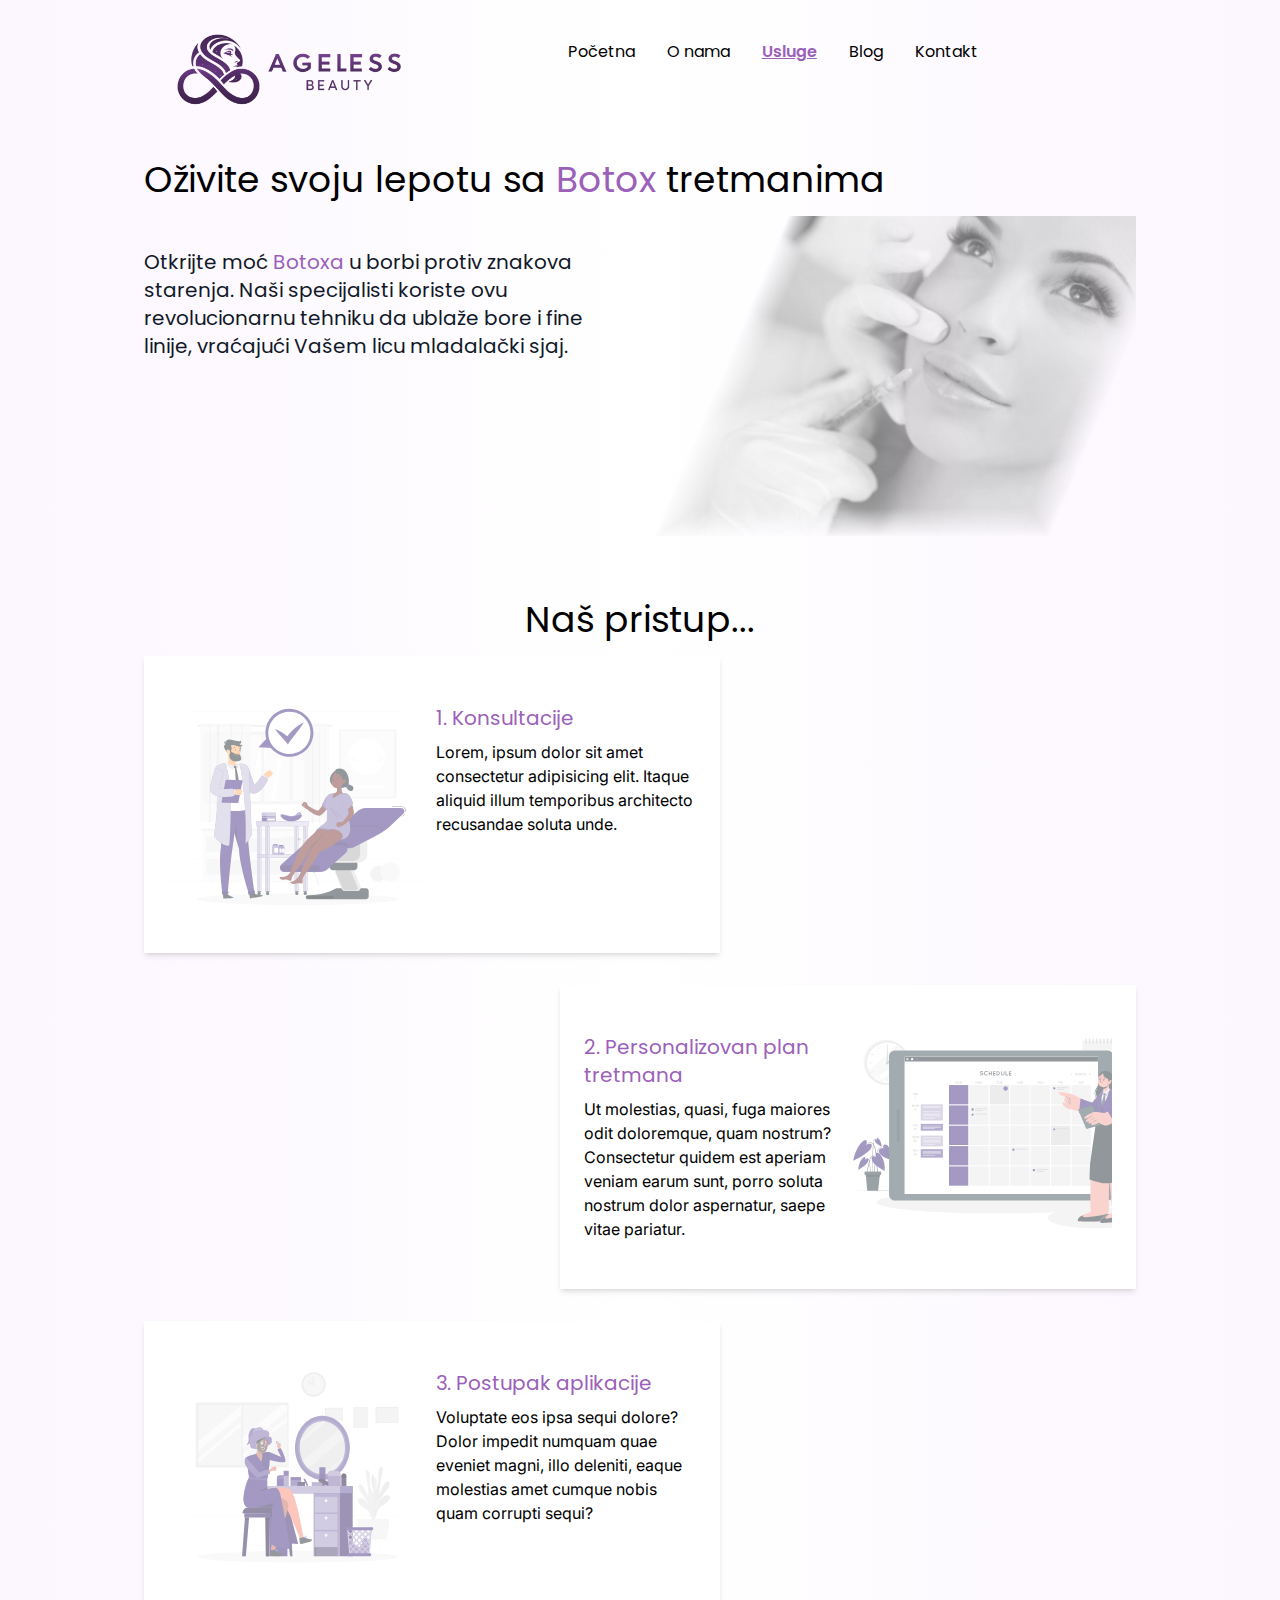
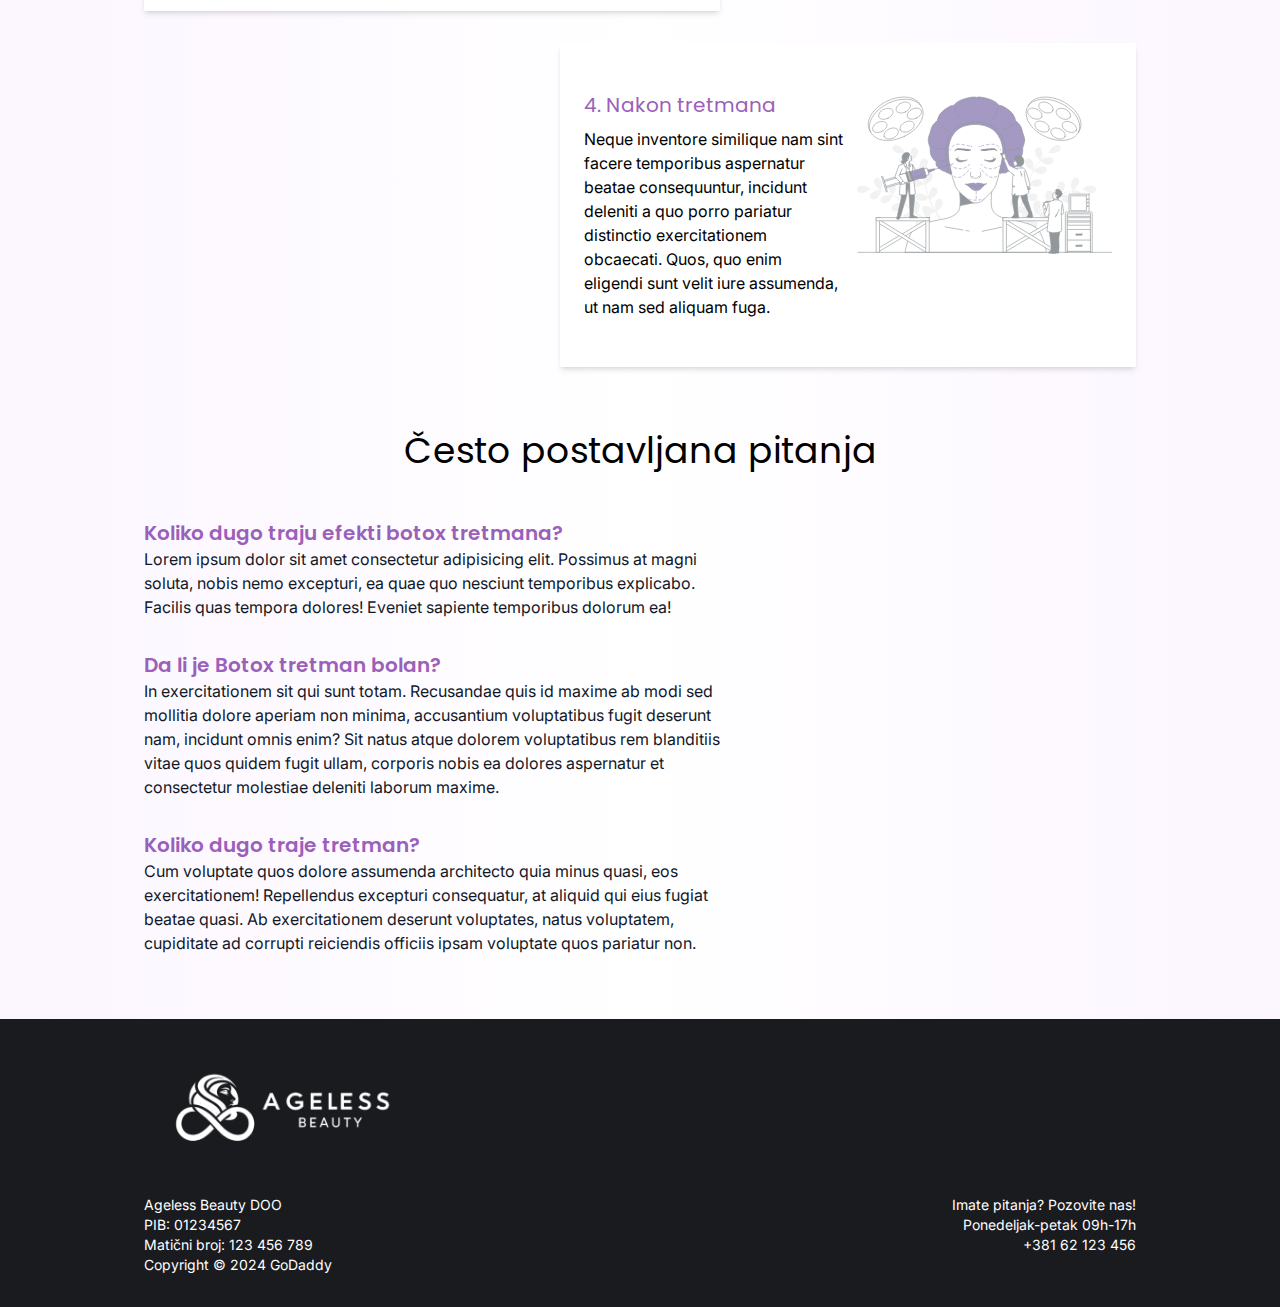
<file: nikola_stamenkovic_rn2820/botox.html>
<html lang="en">

<head>
  <meta charset="UTF-8">
  <meta name="viewport" content="width=device-width, initial-scale=1.0">
  <title>Botoks | Ageless Beauty</title>
  <link rel="stylesheet" href="styles.css">
  <link rel="preconnect" href="https://fonts.googleapis.com">
  <link rel="preconnect" href="https://fonts.gstatic.com" crossorigin>
  <link
    href="https://fonts.googleapis.com/css2?family=Poppins:ital,wght@0,100;0,200;0,300;0,400;0,500;0,600;0,700;0,800;0,900;1,100;1,200;1,300;1,400;1,500;1,600;1,700;1,800;1,900&display=swap"
    rel="stylesheet">

  <link rel="preconnect" href="https://fonts.googleapis.com">
  <link rel="preconnect" href="https://fonts.gstatic.com" crossorigin>
  <link href="https://fonts.googleapis.com/css2?family=Inter:wght@100..900&display=swap" rel="stylesheet">
</head>

<body class="font-inter pt-4 dot-pattern">
  <!-- Overlay for sidebar menu -->
  <div class="absolute inset-0 z-10 bg-black opacity-0 transition-opacity duration-200 pointer-events-none"
    id="overlay">
  </div>

  <!-- Sidebar menu -->
  <div class="translate-x-full fixed top-0 bottom-0 right-0 z-20 w-64 bg-white transition-all duration-200 lg:hidden"
    id="menu">
    <div class="h-20 flex items-center justify-end px-4 sm:px-7 md:px-9 my-2">
      <button class="text-iris-blue px-2 py-2 rounded-lg" id="menu-button-close" aria-label="Close menu">
        <svg xmlns="http://www.w3.org/2000/svg" fill="none" viewBox="0 0 24 24" stroke-width="1.5" stroke="currentColor"
          class="w-8 h-8">
          <path stroke-linecap="round" stroke-linejoin="round" d="M6 18 18 6M6 6l12 12" />
        </svg>
      </button>
    </div>
    <div class="px-8">
      <div class="font-poppins flex flex-col gap-8">
        <a href="#" class="hover:text-secondary hover:underline">Početna</a>
        <a href="#" class="hover:text-secondary hover:underline">O nama</a>
        <a href="#" class="hover:text-secondary hover:underline text-secondary font-semibold underline">Usluge</a>
        <a href="#" class="hover:text-secondary hover:underline">Blog</a>
        <a href="#" class="hover:text-secondary hover:underline">Kontakt</a>
      </div>
    </div>
  </div>
  <div class="px-4 max-w-5xl mx-auto">
    <header class="flex justify-between items-start">
      <a href="./index.html">
        <img src="assets/logo.png" alt="" class="h-28 md:h-36">
      </a>
      <div class="hidden font-poppins md:flex items-center gap-8 mt-6">
        <a href="#" class="hover:text-secondary hover:underline">Početna</a>
        <a href="#" class="hover:text-secondary hover:underline">O nama</a>
        <a href="#" class="hover:text-secondary hover:underline text-secondary font-semibold underline">Usluge</a>
        <a href="#" class="hover:text-secondary hover:underline">Blog</a>
        <a href="#" class="hover:text-secondary hover:underline">Kontakt</a>
      </div>
      <div>
        <button class="md:hidden px-2 py-2 text-black mt-2" id="menu-button">
          <svg xmlns="http://www.w3.org/2000/svg" fill="none" viewBox="0 0 24 24" stroke-width="1.5"
            stroke="currentColor" class="size-8">
            <path stroke-linecap="round" stroke-linejoin="round" d="M3.75 6.75h16.5M3.75 12h16.5m-16.5 5.25h16.5" />
          </svg>
        </button>
      </div>
    </header>
    <section class="space-y-4 font-poppins">
      <h1 class="text-2xl md:text-4xl">Oživite svoju lepotu sa <span class="text-secondary">Botox</span> tretmanima</h1>
      <div class="grid grid-cols-1 md:grid-cols-2 gap-8">
        <div class="mt-8">
          <p class="text-gray-900 text-xl">Otkrijte moć <span class="text-secondary">Botoxa</span> u borbi protiv
            znakova starenja. Naši specijalisti
            koriste ovu revolucionarnu tehniku da ublaže bore i fine linije, vraćajući Vašem licu mladalački sjaj.</p>
        </div>
        <div class="hidden md:block">
          <img src="assets/woman.png" alt="">
        </div>
      </div>
    </section>

    <section class="space-y-4 mt-8 md:mt-16">
      <h1 class="text-2xl md:text-4xl font-poppins text-center">Naš pristup...</h1>
      <div class="flex flex-col gap-8 items-center md:block md:space-y-8">
        <div class="grid grid-cols-1 md:grid-cols-2 gap-2 max-w-xl px-6 py-12 shadow-md bg-white">
          <div>
            <img src="assets/step1.svg" alt="">
          </div>
          <div class="space-y-2">
            <h3 class="font-poppins text-xl text-secondary">1. Konsultacije</h3>
            <p>Lorem, ipsum dolor sit amet consectetur adipisicing elit. Itaque aliquid illum temporibus architecto
              recusandae soluta unde.</p>
          </div>
        </div>

        <div class="md:flex md:justify-end">
          <div class="grid grid-cols-1 md:grid-cols-2 gap-2 max-w-xl px-6 py-12 shadow-md bg-white">

            <div class="space-y-2">
              <h3 class="font-poppins text-xl text-secondary">2. Personalizovan plan tretmana</h3>
              <p>Ut molestias, quasi, fuga maiores odit doloremque, quam nostrum? Consectetur quidem est aperiam veniam
                earum sunt, porro soluta nostrum dolor aspernatur, saepe vitae pariatur.</p>
            </div>
            <div>
              <img src="assets/step2.svg" alt="">
            </div>
          </div>
        </div>

        <div class="grid grid-cols-1 md:grid-cols-2 gap-2 max-w-xl px-6 py-12 shadow-md bg-white">
          <div>
            <img src="assets/step3.svg" alt="">
          </div>
          <div class="space-y-2">
            <h3 class="font-poppins text-xl text-secondary">3. Postupak aplikacije</h3>
            <p>Voluptate eos ipsa sequi dolore? Dolor impedit numquam quae eveniet magni, illo deleniti, eaque molestias
              amet cumque nobis quam corrupti sequi?</p>
          </div>
        </div>

        <div class="md:flex md:justify-end">
          <div class="grid grid-cols-1 md:grid-cols-2 gap-2 max-w-xl px-6 py-12 shadow-md bg-white">

            <div class="space-y-2">
              <h3 class="font-poppins text-xl text-secondary">4. Nakon tretmana</h3>
              <p>Neque inventore similique nam sint facere temporibus aspernatur beatae consequuntur, incidunt deleniti
                a
                quo porro pariatur distinctio exercitationem obcaecati. Quos, quo enim eligendi sunt velit iure
                assumenda,
                ut nam sed aliquam fuga.</p>
            </div>
            <div>
              <img src="assets/step4.svg" alt="">
            </div>
          </div>
        </div>
      </div>
    </section>

    <section class="space-y-4 my-8 md:my-16">
      <h1 class="text-2xl md:text-4xl font-poppins text-center">Često postavljana pitanja</h1>
      <div class="space-y-4 md:space-y-8 pt-4 md:pt-8">
        <div>
          <p class="text-secondary text-xl font-poppins font-semibold">Koliko dugo traju efekti botox tretmana?</p>
          <p class="text-gray-900 max-w-xl">Lorem ipsum dolor sit amet consectetur adipisicing elit. Possimus at magni
            soluta,
            nobis nemo excepturi, ea
            quae quo nesciunt temporibus explicabo. Facilis quas tempora dolores! Eveniet sapiente temporibus dolorum
            ea!</p>
        </div>
        <div>
          <p class="text-secondary text-xl font-poppins font-semibold">Da li je Botox tretman bolan?</p>
          <p class="text-gray-900 max-w-xl">In exercitationem sit qui sunt totam. Recusandae quis id maxime ab modi sed
            mollitia
            dolore aperiam non
            minima, accusantium voluptatibus fugit deserunt nam, incidunt omnis enim? Sit natus atque dolorem
            voluptatibus rem blanditiis vitae quos quidem fugit ullam, corporis nobis ea dolores aspernatur et
            consectetur molestiae deleniti laborum maxime.</p>
        </div>
        <div>
          <p class="text-secondary text-xl font-poppins font-semibold">Koliko dugo traje tretman?</p>
          <p class="text-gray-900 max-w-xl">Cum voluptate quos dolore assumenda architecto quia minus quasi, eos
            exercitationem!
            Repellendus excepturi
            consequatur, at aliquid qui eius fugiat beatae quasi. Ab exercitationem deserunt voluptates, natus
            voluptatem, cupiditate ad corrupti reiciendis officiis ipsam voluptate quos pariatur non.</p>
        </div>
      </div>

    </section>

  </div>
  <footer class="py-8 bg-footer">
    <div class="px-4 max-w-5xl mx-auto flex flex-col justify-center">
      <div>
        <img src="assets/logo-white.png" alt="" class="h-28 md:h-36">
      </div>
      <div class="flex flex-col md:flex-row md:justify-between items-start gap-8 text-white text-sm">
        <div>
          <p>Ageless Beauty DOO</p>
          <p>PIB: 01234567</p>
          <p>Matični broj: 123 456 789</p>
          <p>Copyright &copy; 2024 GoDaddy</p>
        </div>
        <div class="md:text-right">
          <p>Imate pitanja? Pozovite nas!</p>
          <p>Ponedeljak-petak 09h-17h</p>
          <p>+381 62 123 456</p>
        </div>
      </div>
    </div>
  </footer>

  <script src="./index.js"></script>
</body>

</html>
</file>
<file: nikola_stamenkovic_rn2820/styles.css>
/*
! tailwindcss v3.4.4 | MIT License | https://tailwindcss.com
*/

/*
1. Prevent padding and border from affecting element width. (https://github.com/mozdevs/cssremedy/issues/4)
2. Allow adding a border to an element by just adding a border-width. (https://github.com/tailwindcss/tailwindcss/pull/116)
*/

*,
::before,
::after {
  box-sizing: border-box;
  /* 1 */
  border-width: 0;
  /* 2 */
  border-style: solid;
  /* 2 */
  border-color: #e5e7eb;
  /* 2 */
}

::before,
::after {
  --tw-content: '';
}

/*
1. Use a consistent sensible line-height in all browsers.
2. Prevent adjustments of font size after orientation changes in iOS.
3. Use a more readable tab size.
4. Use the user's configured `sans` font-family by default.
5. Use the user's configured `sans` font-feature-settings by default.
6. Use the user's configured `sans` font-variation-settings by default.
7. Disable tap highlights on iOS
*/

html,
:host {
  line-height: 1.5;
  /* 1 */
  -webkit-text-size-adjust: 100%;
  /* 2 */
  -moz-tab-size: 4;
  /* 3 */
  -o-tab-size: 4;
     tab-size: 4;
  /* 3 */
  font-family: ui-sans-serif, system-ui, sans-serif, "Apple Color Emoji", "Segoe UI Emoji", "Segoe UI Symbol", "Noto Color Emoji";
  /* 4 */
  font-feature-settings: normal;
  /* 5 */
  font-variation-settings: normal;
  /* 6 */
  -webkit-tap-highlight-color: transparent;
  /* 7 */
}

/*
1. Remove the margin in all browsers.
2. Inherit line-height from `html` so users can set them as a class directly on the `html` element.
*/

body {
  margin: 0;
  /* 1 */
  line-height: inherit;
  /* 2 */
}

/*
1. Add the correct height in Firefox.
2. Correct the inheritance of border color in Firefox. (https://bugzilla.mozilla.org/show_bug.cgi?id=190655)
3. Ensure horizontal rules are visible by default.
*/

hr {
  height: 0;
  /* 1 */
  color: inherit;
  /* 2 */
  border-top-width: 1px;
  /* 3 */
}

/*
Add the correct text decoration in Chrome, Edge, and Safari.
*/

abbr:where([title]) {
  -webkit-text-decoration: underline dotted;
          text-decoration: underline dotted;
}

/*
Remove the default font size and weight for headings.
*/

h1,
h2,
h3,
h4,
h5,
h6 {
  font-size: inherit;
  font-weight: inherit;
}

/*
Reset links to optimize for opt-in styling instead of opt-out.
*/

a {
  color: inherit;
  text-decoration: inherit;
}

/*
Add the correct font weight in Edge and Safari.
*/

b,
strong {
  font-weight: bolder;
}

/*
1. Use the user's configured `mono` font-family by default.
2. Use the user's configured `mono` font-feature-settings by default.
3. Use the user's configured `mono` font-variation-settings by default.
4. Correct the odd `em` font sizing in all browsers.
*/

code,
kbd,
samp,
pre {
  font-family: ui-monospace, SFMono-Regular, Menlo, Monaco, Consolas, "Liberation Mono", "Courier New", monospace;
  /* 1 */
  font-feature-settings: normal;
  /* 2 */
  font-variation-settings: normal;
  /* 3 */
  font-size: 1em;
  /* 4 */
}

/*
Add the correct font size in all browsers.
*/

small {
  font-size: 80%;
}

/*
Prevent `sub` and `sup` elements from affecting the line height in all browsers.
*/

sub,
sup {
  font-size: 75%;
  line-height: 0;
  position: relative;
  vertical-align: baseline;
}

sub {
  bottom: -0.25em;
}

sup {
  top: -0.5em;
}

/*
1. Remove text indentation from table contents in Chrome and Safari. (https://bugs.chromium.org/p/chromium/issues/detail?id=999088, https://bugs.webkit.org/show_bug.cgi?id=201297)
2. Correct table border color inheritance in all Chrome and Safari. (https://bugs.chromium.org/p/chromium/issues/detail?id=935729, https://bugs.webkit.org/show_bug.cgi?id=195016)
3. Remove gaps between table borders by default.
*/

table {
  text-indent: 0;
  /* 1 */
  border-color: inherit;
  /* 2 */
  border-collapse: collapse;
  /* 3 */
}

/*
1. Change the font styles in all browsers.
2. Remove the margin in Firefox and Safari.
3. Remove default padding in all browsers.
*/

button,
input,
optgroup,
select,
textarea {
  font-family: inherit;
  /* 1 */
  font-feature-settings: inherit;
  /* 1 */
  font-variation-settings: inherit;
  /* 1 */
  font-size: 100%;
  /* 1 */
  font-weight: inherit;
  /* 1 */
  line-height: inherit;
  /* 1 */
  letter-spacing: inherit;
  /* 1 */
  color: inherit;
  /* 1 */
  margin: 0;
  /* 2 */
  padding: 0;
  /* 3 */
}

/*
Remove the inheritance of text transform in Edge and Firefox.
*/

button,
select {
  text-transform: none;
}

/*
1. Correct the inability to style clickable types in iOS and Safari.
2. Remove default button styles.
*/

button,
input:where([type='button']),
input:where([type='reset']),
input:where([type='submit']) {
  -webkit-appearance: button;
  /* 1 */
  background-color: transparent;
  /* 2 */
  background-image: none;
  /* 2 */
}

/*
Use the modern Firefox focus style for all focusable elements.
*/

:-moz-focusring {
  outline: auto;
}

/*
Remove the additional `:invalid` styles in Firefox. (https://github.com/mozilla/gecko-dev/blob/2f9eacd9d3d995c937b4251a5557d95d494c9be1/layout/style/res/forms.css#L728-L737)
*/

:-moz-ui-invalid {
  box-shadow: none;
}

/*
Add the correct vertical alignment in Chrome and Firefox.
*/

progress {
  vertical-align: baseline;
}

/*
Correct the cursor style of increment and decrement buttons in Safari.
*/

::-webkit-inner-spin-button,
::-webkit-outer-spin-button {
  height: auto;
}

/*
1. Correct the odd appearance in Chrome and Safari.
2. Correct the outline style in Safari.
*/

[type='search'] {
  -webkit-appearance: textfield;
  /* 1 */
  outline-offset: -2px;
  /* 2 */
}

/*
Remove the inner padding in Chrome and Safari on macOS.
*/

::-webkit-search-decoration {
  -webkit-appearance: none;
}

/*
1. Correct the inability to style clickable types in iOS and Safari.
2. Change font properties to `inherit` in Safari.
*/

::-webkit-file-upload-button {
  -webkit-appearance: button;
  /* 1 */
  font: inherit;
  /* 2 */
}

/*
Add the correct display in Chrome and Safari.
*/

summary {
  display: list-item;
}

/*
Removes the default spacing and border for appropriate elements.
*/

blockquote,
dl,
dd,
h1,
h2,
h3,
h4,
h5,
h6,
hr,
figure,
p,
pre {
  margin: 0;
}

fieldset {
  margin: 0;
  padding: 0;
}

legend {
  padding: 0;
}

ol,
ul,
menu {
  list-style: none;
  margin: 0;
  padding: 0;
}

/*
Reset default styling for dialogs.
*/

dialog {
  padding: 0;
}

/*
Prevent resizing textareas horizontally by default.
*/

textarea {
  resize: vertical;
}

/*
1. Reset the default placeholder opacity in Firefox. (https://github.com/tailwindlabs/tailwindcss/issues/3300)
2. Set the default placeholder color to the user's configured gray 400 color.
*/

input::-moz-placeholder, textarea::-moz-placeholder {
  opacity: 1;
  /* 1 */
  color: #9ca3af;
  /* 2 */
}

input::placeholder,
textarea::placeholder {
  opacity: 1;
  /* 1 */
  color: #9ca3af;
  /* 2 */
}

/*
Set the default cursor for buttons.
*/

button,
[role="button"] {
  cursor: pointer;
}

/*
Make sure disabled buttons don't get the pointer cursor.
*/

:disabled {
  cursor: default;
}

/*
1. Make replaced elements `display: block` by default. (https://github.com/mozdevs/cssremedy/issues/14)
2. Add `vertical-align: middle` to align replaced elements more sensibly by default. (https://github.com/jensimmons/cssremedy/issues/14#issuecomment-634934210)
   This can trigger a poorly considered lint error in some tools but is included by design.
*/

img,
svg,
video,
canvas,
audio,
iframe,
embed,
object {
  display: block;
  /* 1 */
  vertical-align: middle;
  /* 2 */
}

/*
Constrain images and videos to the parent width and preserve their intrinsic aspect ratio. (https://github.com/mozdevs/cssremedy/issues/14)
*/

img,
video {
  max-width: 100%;
  height: auto;
}

/* Make elements with the HTML hidden attribute stay hidden by default */

[hidden] {
  display: none;
}

*, ::before, ::after {
  --tw-border-spacing-x: 0;
  --tw-border-spacing-y: 0;
  --tw-translate-x: 0;
  --tw-translate-y: 0;
  --tw-rotate: 0;
  --tw-skew-x: 0;
  --tw-skew-y: 0;
  --tw-scale-x: 1;
  --tw-scale-y: 1;
  --tw-pan-x:  ;
  --tw-pan-y:  ;
  --tw-pinch-zoom:  ;
  --tw-scroll-snap-strictness: proximity;
  --tw-gradient-from-position:  ;
  --tw-gradient-via-position:  ;
  --tw-gradient-to-position:  ;
  --tw-ordinal:  ;
  --tw-slashed-zero:  ;
  --tw-numeric-figure:  ;
  --tw-numeric-spacing:  ;
  --tw-numeric-fraction:  ;
  --tw-ring-inset:  ;
  --tw-ring-offset-width: 0px;
  --tw-ring-offset-color: #fff;
  --tw-ring-color: rgb(59 130 246 / 0.5);
  --tw-ring-offset-shadow: 0 0 #0000;
  --tw-ring-shadow: 0 0 #0000;
  --tw-shadow: 0 0 #0000;
  --tw-shadow-colored: 0 0 #0000;
  --tw-blur:  ;
  --tw-brightness:  ;
  --tw-contrast:  ;
  --tw-grayscale:  ;
  --tw-hue-rotate:  ;
  --tw-invert:  ;
  --tw-saturate:  ;
  --tw-sepia:  ;
  --tw-drop-shadow:  ;
  --tw-backdrop-blur:  ;
  --tw-backdrop-brightness:  ;
  --tw-backdrop-contrast:  ;
  --tw-backdrop-grayscale:  ;
  --tw-backdrop-hue-rotate:  ;
  --tw-backdrop-invert:  ;
  --tw-backdrop-opacity:  ;
  --tw-backdrop-saturate:  ;
  --tw-backdrop-sepia:  ;
  --tw-contain-size:  ;
  --tw-contain-layout:  ;
  --tw-contain-paint:  ;
  --tw-contain-style:  ;
}

::backdrop {
  --tw-border-spacing-x: 0;
  --tw-border-spacing-y: 0;
  --tw-translate-x: 0;
  --tw-translate-y: 0;
  --tw-rotate: 0;
  --tw-skew-x: 0;
  --tw-skew-y: 0;
  --tw-scale-x: 1;
  --tw-scale-y: 1;
  --tw-pan-x:  ;
  --tw-pan-y:  ;
  --tw-pinch-zoom:  ;
  --tw-scroll-snap-strictness: proximity;
  --tw-gradient-from-position:  ;
  --tw-gradient-via-position:  ;
  --tw-gradient-to-position:  ;
  --tw-ordinal:  ;
  --tw-slashed-zero:  ;
  --tw-numeric-figure:  ;
  --tw-numeric-spacing:  ;
  --tw-numeric-fraction:  ;
  --tw-ring-inset:  ;
  --tw-ring-offset-width: 0px;
  --tw-ring-offset-color: #fff;
  --tw-ring-color: rgb(59 130 246 / 0.5);
  --tw-ring-offset-shadow: 0 0 #0000;
  --tw-ring-shadow: 0 0 #0000;
  --tw-shadow: 0 0 #0000;
  --tw-shadow-colored: 0 0 #0000;
  --tw-blur:  ;
  --tw-brightness:  ;
  --tw-contrast:  ;
  --tw-grayscale:  ;
  --tw-hue-rotate:  ;
  --tw-invert:  ;
  --tw-saturate:  ;
  --tw-sepia:  ;
  --tw-drop-shadow:  ;
  --tw-backdrop-blur:  ;
  --tw-backdrop-brightness:  ;
  --tw-backdrop-contrast:  ;
  --tw-backdrop-grayscale:  ;
  --tw-backdrop-hue-rotate:  ;
  --tw-backdrop-invert:  ;
  --tw-backdrop-opacity:  ;
  --tw-backdrop-saturate:  ;
  --tw-backdrop-sepia:  ;
  --tw-contain-size:  ;
  --tw-contain-layout:  ;
  --tw-contain-paint:  ;
  --tw-contain-style:  ;
}

.pointer-events-none {
  pointer-events: none;
}

.fixed {
  position: fixed;
}

.absolute {
  position: absolute;
}

.inset-0 {
  inset: 0px;
}

.bottom-0 {
  bottom: 0px;
}

.right-0 {
  right: 0px;
}

.top-0 {
  top: 0px;
}

.z-10 {
  z-index: 10;
}

.z-20 {
  z-index: 20;
}

.mx-auto {
  margin-left: auto;
  margin-right: auto;
}

.my-2 {
  margin-top: 0.5rem;
  margin-bottom: 0.5rem;
}

.my-8 {
  margin-top: 2rem;
  margin-bottom: 2rem;
}

.mt-2 {
  margin-top: 0.5rem;
}

.mt-4 {
  margin-top: 1rem;
}

.mt-6 {
  margin-top: 1.5rem;
}

.mt-8 {
  margin-top: 2rem;
}

.flex {
  display: flex;
}

.grid {
  display: grid;
}

.hidden {
  display: none;
}

.size-8 {
  width: 2rem;
  height: 2rem;
}

.h-20 {
  height: 5rem;
}

.h-28 {
  height: 7rem;
}

.h-32 {
  height: 8rem;
}

.h-8 {
  height: 2rem;
}

.w-64 {
  width: 16rem;
}

.w-8 {
  width: 2rem;
}

.max-w-5xl {
  max-width: 64rem;
}

.max-w-xl {
  max-width: 36rem;
}

.max-w-xs {
  max-width: 20rem;
}

.translate-x-full {
  --tw-translate-x: 100%;
  transform: translate(var(--tw-translate-x), var(--tw-translate-y)) rotate(var(--tw-rotate)) skewX(var(--tw-skew-x)) skewY(var(--tw-skew-y)) scaleX(var(--tw-scale-x)) scaleY(var(--tw-scale-y));
}

.list-none {
  list-style-type: none;
}

.grid-cols-1 {
  grid-template-columns: repeat(1, minmax(0, 1fr));
}

.flex-col {
  flex-direction: column;
}

.flex-wrap {
  flex-wrap: wrap;
}

.items-start {
  align-items: flex-start;
}

.items-center {
  align-items: center;
}

.justify-end {
  justify-content: flex-end;
}

.justify-center {
  justify-content: center;
}

.justify-between {
  justify-content: space-between;
}

.gap-2 {
  gap: 0.5rem;
}

.gap-4 {
  gap: 1rem;
}

.gap-8 {
  gap: 2rem;
}

.space-x-3 > :not([hidden]) ~ :not([hidden]) {
  --tw-space-x-reverse: 0;
  margin-right: calc(0.75rem * var(--tw-space-x-reverse));
  margin-left: calc(0.75rem * calc(1 - var(--tw-space-x-reverse)));
}

.space-y-1 > :not([hidden]) ~ :not([hidden]) {
  --tw-space-y-reverse: 0;
  margin-top: calc(0.25rem * calc(1 - var(--tw-space-y-reverse)));
  margin-bottom: calc(0.25rem * var(--tw-space-y-reverse));
}

.space-y-2 > :not([hidden]) ~ :not([hidden]) {
  --tw-space-y-reverse: 0;
  margin-top: calc(0.5rem * calc(1 - var(--tw-space-y-reverse)));
  margin-bottom: calc(0.5rem * var(--tw-space-y-reverse));
}

.space-y-4 > :not([hidden]) ~ :not([hidden]) {
  --tw-space-y-reverse: 0;
  margin-top: calc(1rem * calc(1 - var(--tw-space-y-reverse)));
  margin-bottom: calc(1rem * var(--tw-space-y-reverse));
}

.overflow-y-hidden {
  overflow-y: hidden;
}

.rounded-lg {
  border-radius: 0.5rem;
}

.bg-black {
  --tw-bg-opacity: 1;
  background-color: rgb(0 0 0 / var(--tw-bg-opacity));
}

.bg-footer {
  --tw-bg-opacity: 1;
  background-color: rgb(26 27 31 / var(--tw-bg-opacity));
}

.bg-secondary {
  --tw-bg-opacity: 1;
  background-color: rgb(155 96 185 / var(--tw-bg-opacity));
}

.bg-white {
  --tw-bg-opacity: 1;
  background-color: rgb(255 255 255 / var(--tw-bg-opacity));
}

.px-2 {
  padding-left: 0.5rem;
  padding-right: 0.5rem;
}

.px-3 {
  padding-left: 0.75rem;
  padding-right: 0.75rem;
}

.px-4 {
  padding-left: 1rem;
  padding-right: 1rem;
}

.px-6 {
  padding-left: 1.5rem;
  padding-right: 1.5rem;
}

.px-8 {
  padding-left: 2rem;
  padding-right: 2rem;
}

.py-1 {
  padding-top: 0.25rem;
  padding-bottom: 0.25rem;
}

.py-12 {
  padding-top: 3rem;
  padding-bottom: 3rem;
}

.py-2 {
  padding-top: 0.5rem;
  padding-bottom: 0.5rem;
}

.py-8 {
  padding-top: 2rem;
  padding-bottom: 2rem;
}

.pt-4 {
  padding-top: 1rem;
}

.text-center {
  text-align: center;
}

.text-right {
  text-align: right;
}

.font-inter {
  font-family: Inter, sans-serif;
}

.font-poppins {
  font-family: Poppins, sans-serif;
}

.text-2xl {
  font-size: 1.5rem;
  line-height: 2rem;
}

.text-lg {
  font-size: 1.125rem;
  line-height: 1.75rem;
}

.text-sm {
  font-size: 0.875rem;
  line-height: 1.25rem;
}

.text-xl {
  font-size: 1.25rem;
  line-height: 1.75rem;
}

.font-semibold {
  font-weight: 600;
}

.uppercase {
  text-transform: uppercase;
}

.text-black {
  --tw-text-opacity: 1;
  color: rgb(0 0 0 / var(--tw-text-opacity));
}

.text-gray-900 {
  --tw-text-opacity: 1;
  color: rgb(17 24 39 / var(--tw-text-opacity));
}

.text-secondary {
  --tw-text-opacity: 1;
  color: rgb(155 96 185 / var(--tw-text-opacity));
}

.text-white {
  --tw-text-opacity: 1;
  color: rgb(255 255 255 / var(--tw-text-opacity));
}

.underline {
  text-decoration-line: underline;
}

.opacity-0 {
  opacity: 0;
}

.opacity-50 {
  opacity: 0.5;
}

.shadow-md {
  --tw-shadow: 0 4px 6px -1px rgb(0 0 0 / 0.1), 0 2px 4px -2px rgb(0 0 0 / 0.1);
  --tw-shadow-colored: 0 4px 6px -1px var(--tw-shadow-color), 0 2px 4px -2px var(--tw-shadow-color);
  box-shadow: var(--tw-ring-offset-shadow, 0 0 #0000), var(--tw-ring-shadow, 0 0 #0000), var(--tw-shadow);
}

.transition-all {
  transition-property: all;
  transition-timing-function: cubic-bezier(0.4, 0, 0.2, 1);
  transition-duration: 150ms;
}

.transition-opacity {
  transition-property: opacity;
  transition-timing-function: cubic-bezier(0.4, 0, 0.2, 1);
  transition-duration: 150ms;
}

.duration-200 {
  transition-duration: 200ms;
}

.duration-300 {
  transition-duration: 300ms;
}

.dot-pattern {
  background: linear-gradient(to right, #e8baff22, #FFFFFF, #e8baff22);
}

.hover\:cursor-pointer:hover {
  cursor: pointer;
}

.hover\:text-secondary:hover {
  --tw-text-opacity: 1;
  color: rgb(155 96 185 / var(--tw-text-opacity));
}

.hover\:underline:hover {
  text-decoration-line: underline;
}

@media (min-width: 640px) {
  .sm\:px-7 {
    padding-left: 1.75rem;
    padding-right: 1.75rem;
  }
}

@media (min-width: 768px) {
  .md\:my-16 {
    margin-top: 4rem;
    margin-bottom: 4rem;
  }

  .md\:mt-16 {
    margin-top: 4rem;
  }

  .md\:block {
    display: block;
  }

  .md\:flex {
    display: flex;
  }

  .md\:hidden {
    display: none;
  }

  .md\:h-36 {
    height: 9rem;
  }

  .md\:grid-cols-2 {
    grid-template-columns: repeat(2, minmax(0, 1fr));
  }

  .md\:grid-cols-3 {
    grid-template-columns: repeat(3, minmax(0, 1fr));
  }

  .md\:flex-row {
    flex-direction: row;
  }

  .md\:items-center {
    align-items: center;
  }

  .md\:justify-end {
    justify-content: flex-end;
  }

  .md\:justify-center {
    justify-content: center;
  }

  .md\:justify-between {
    justify-content: space-between;
  }

  .md\:gap-8 {
    gap: 2rem;
  }

  .md\:space-y-8 > :not([hidden]) ~ :not([hidden]) {
    --tw-space-y-reverse: 0;
    margin-top: calc(2rem * calc(1 - var(--tw-space-y-reverse)));
    margin-bottom: calc(2rem * var(--tw-space-y-reverse));
  }

  .md\:px-9 {
    padding-left: 2.25rem;
    padding-right: 2.25rem;
  }

  .md\:pt-8 {
    padding-top: 2rem;
  }

  .md\:text-right {
    text-align: right;
  }

  .md\:text-4xl {
    font-size: 2.25rem;
    line-height: 2.5rem;
  }
}

@media (min-width: 1024px) {
  .lg\:hidden {
    display: none;
  }
}
</file>
